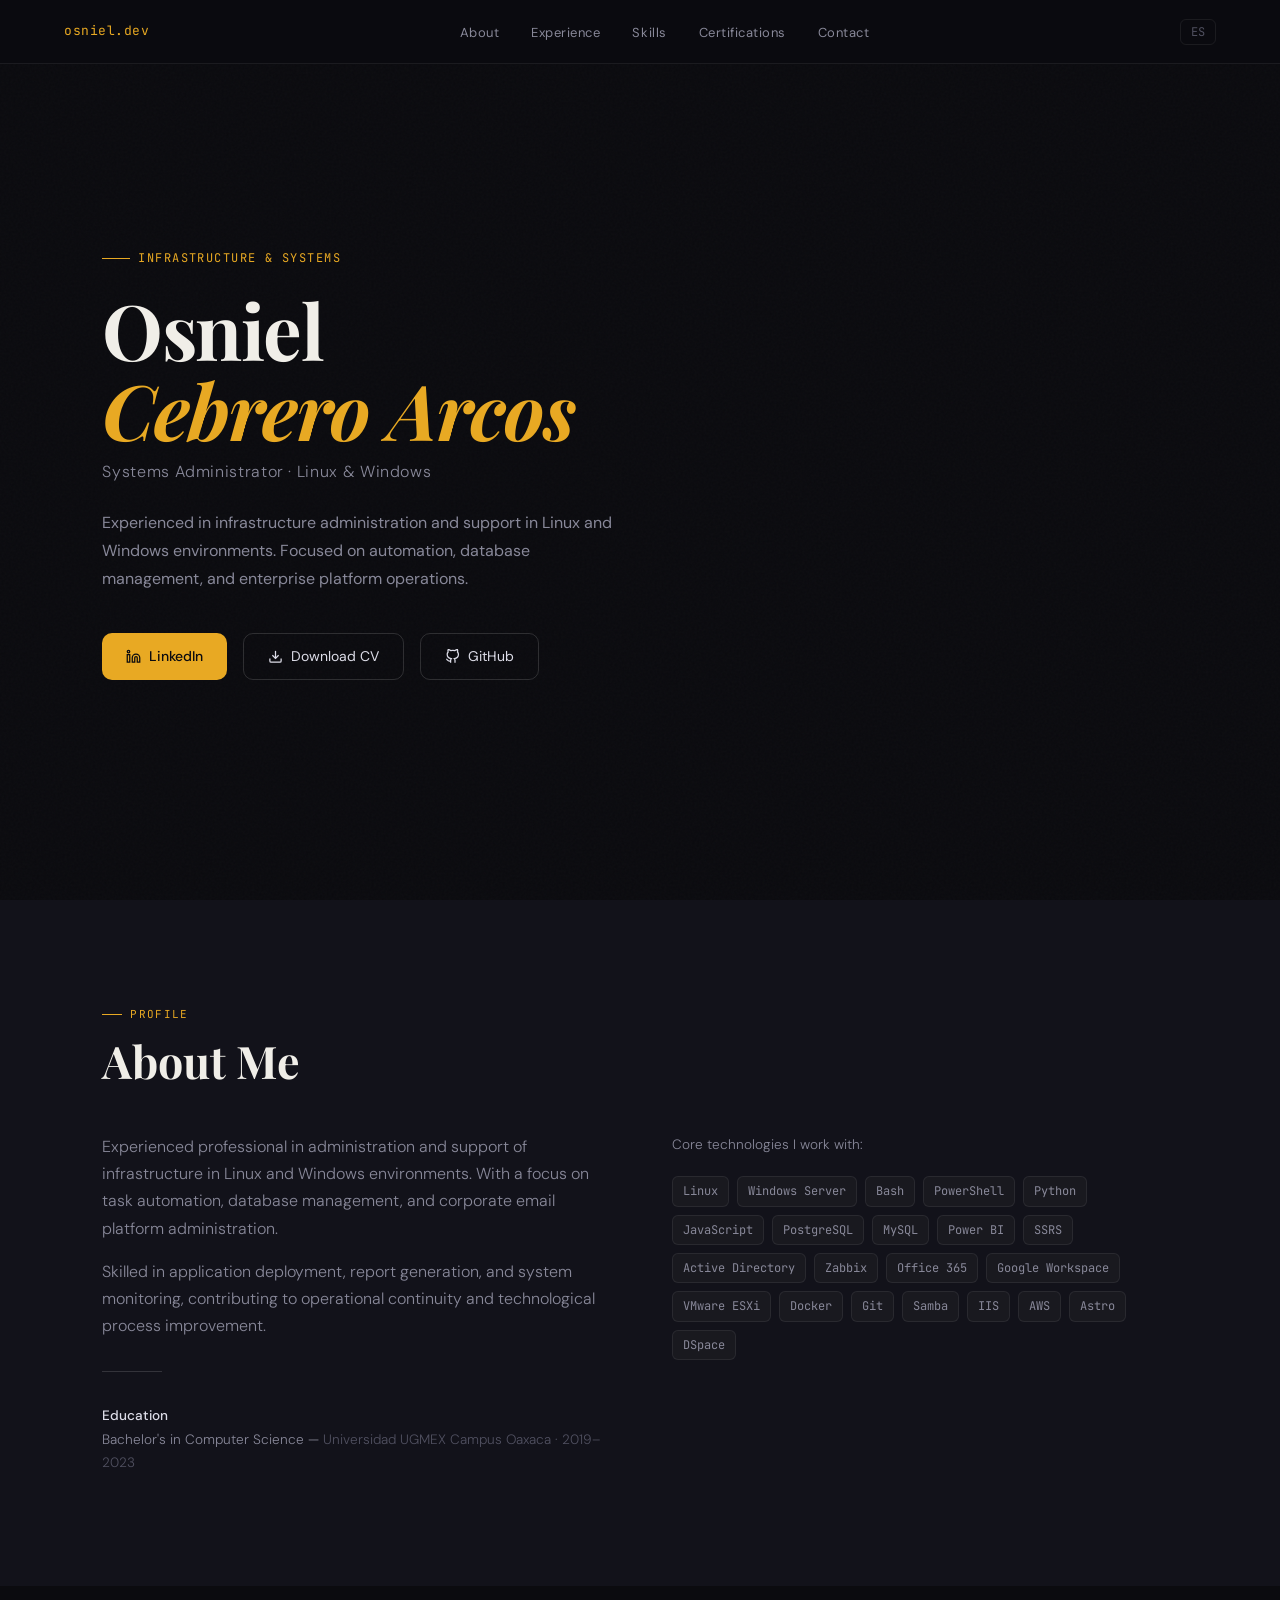
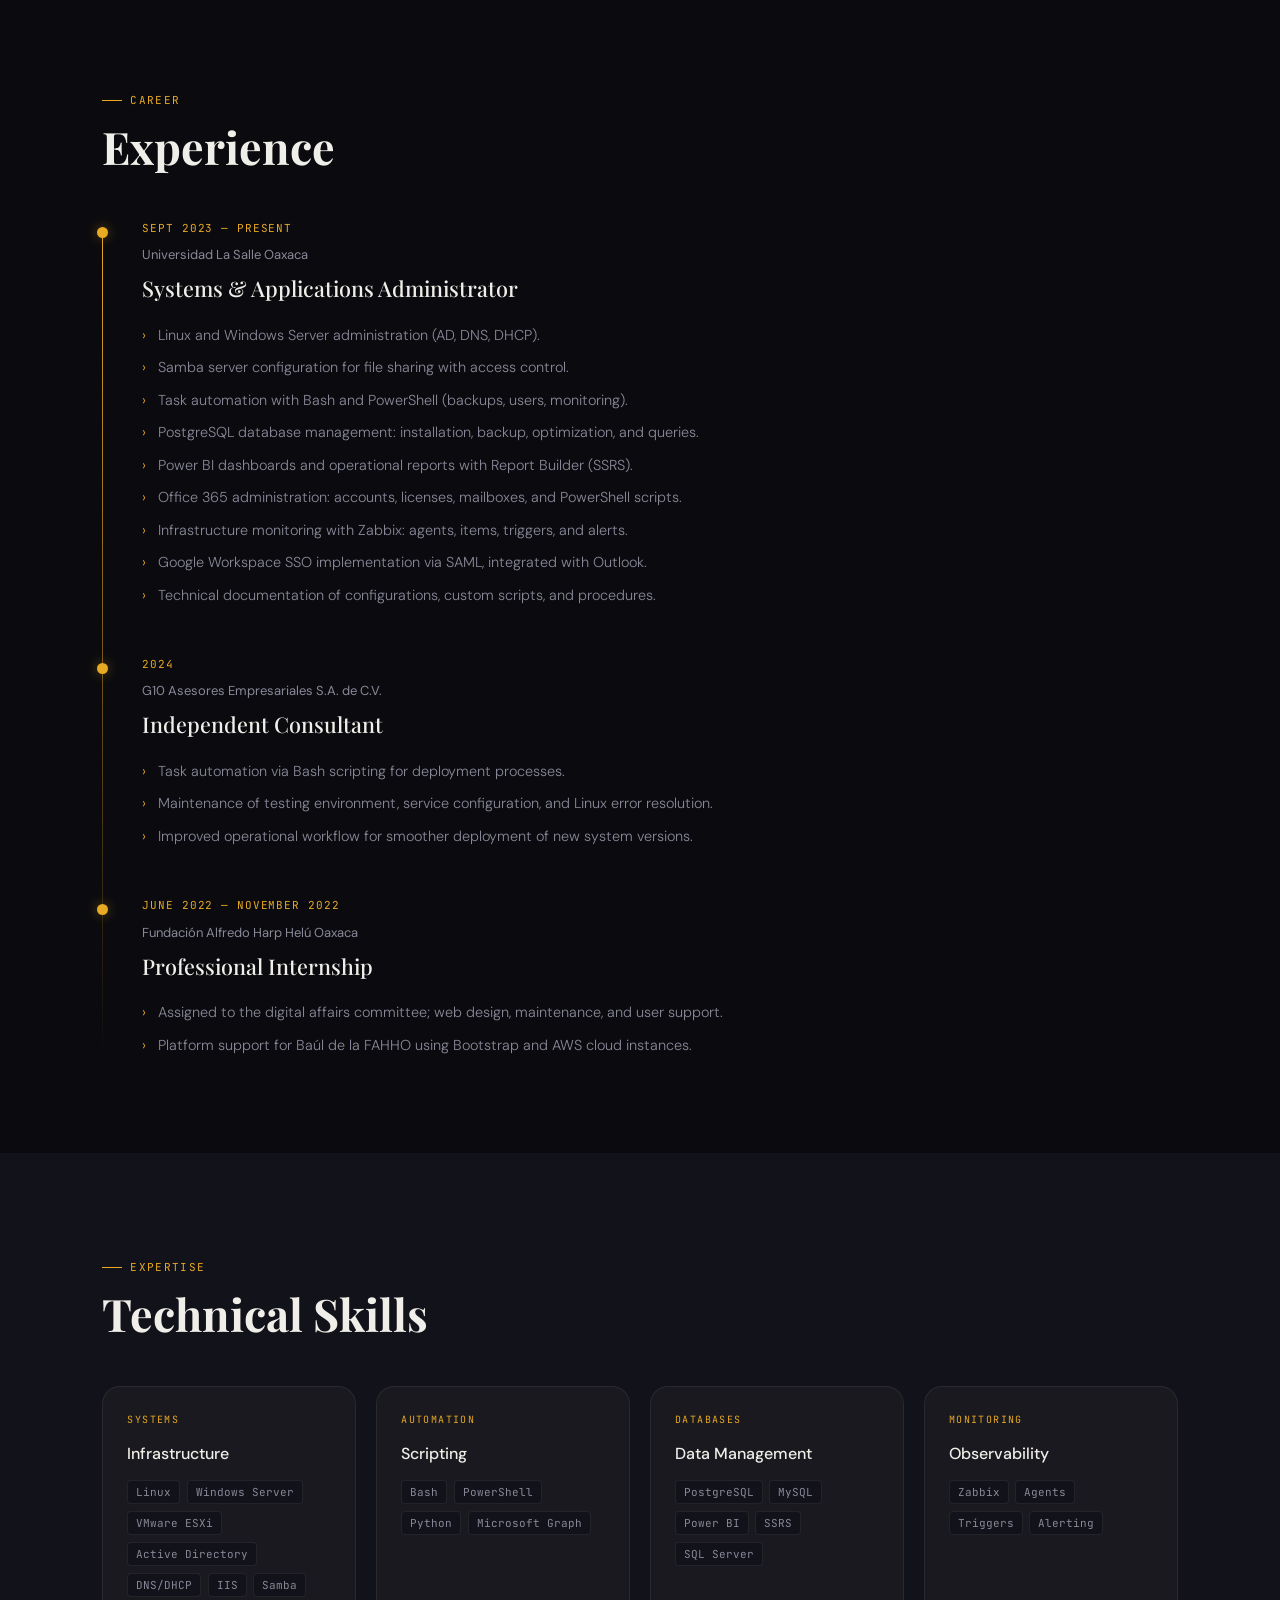
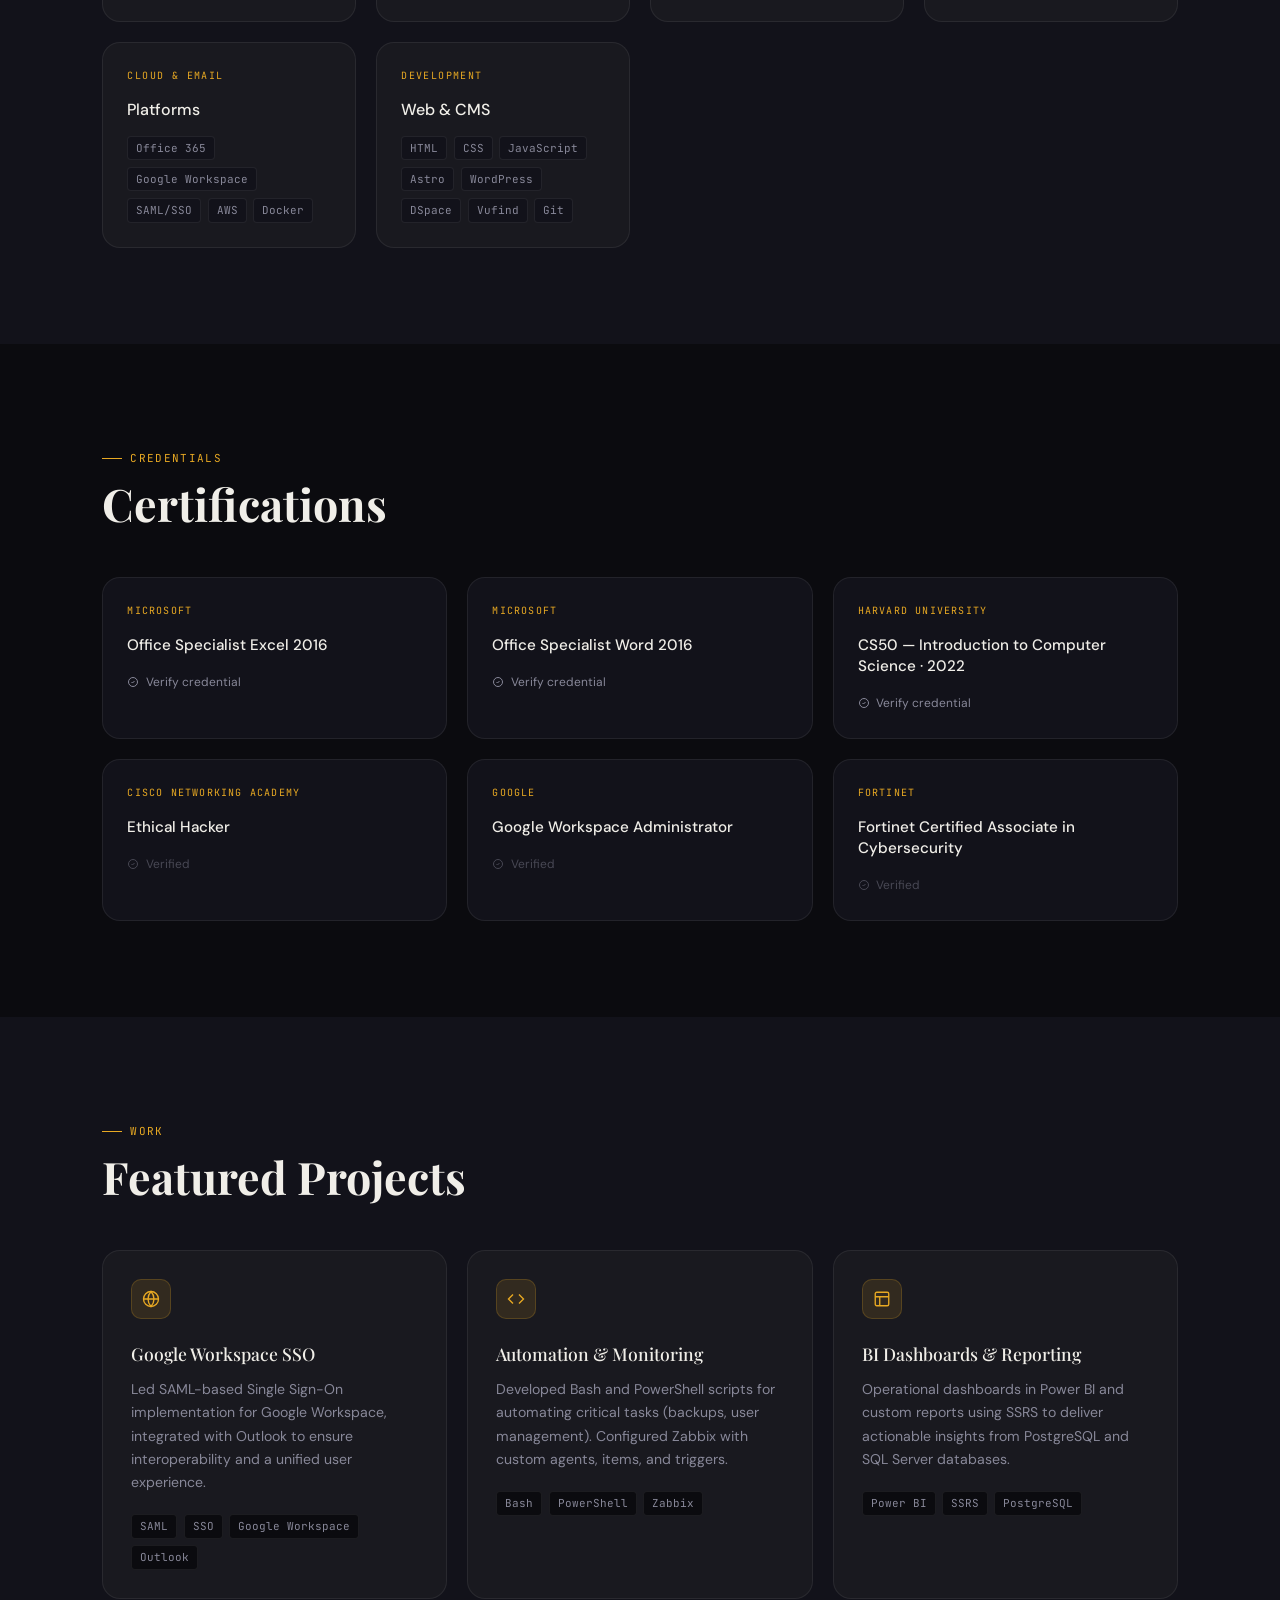
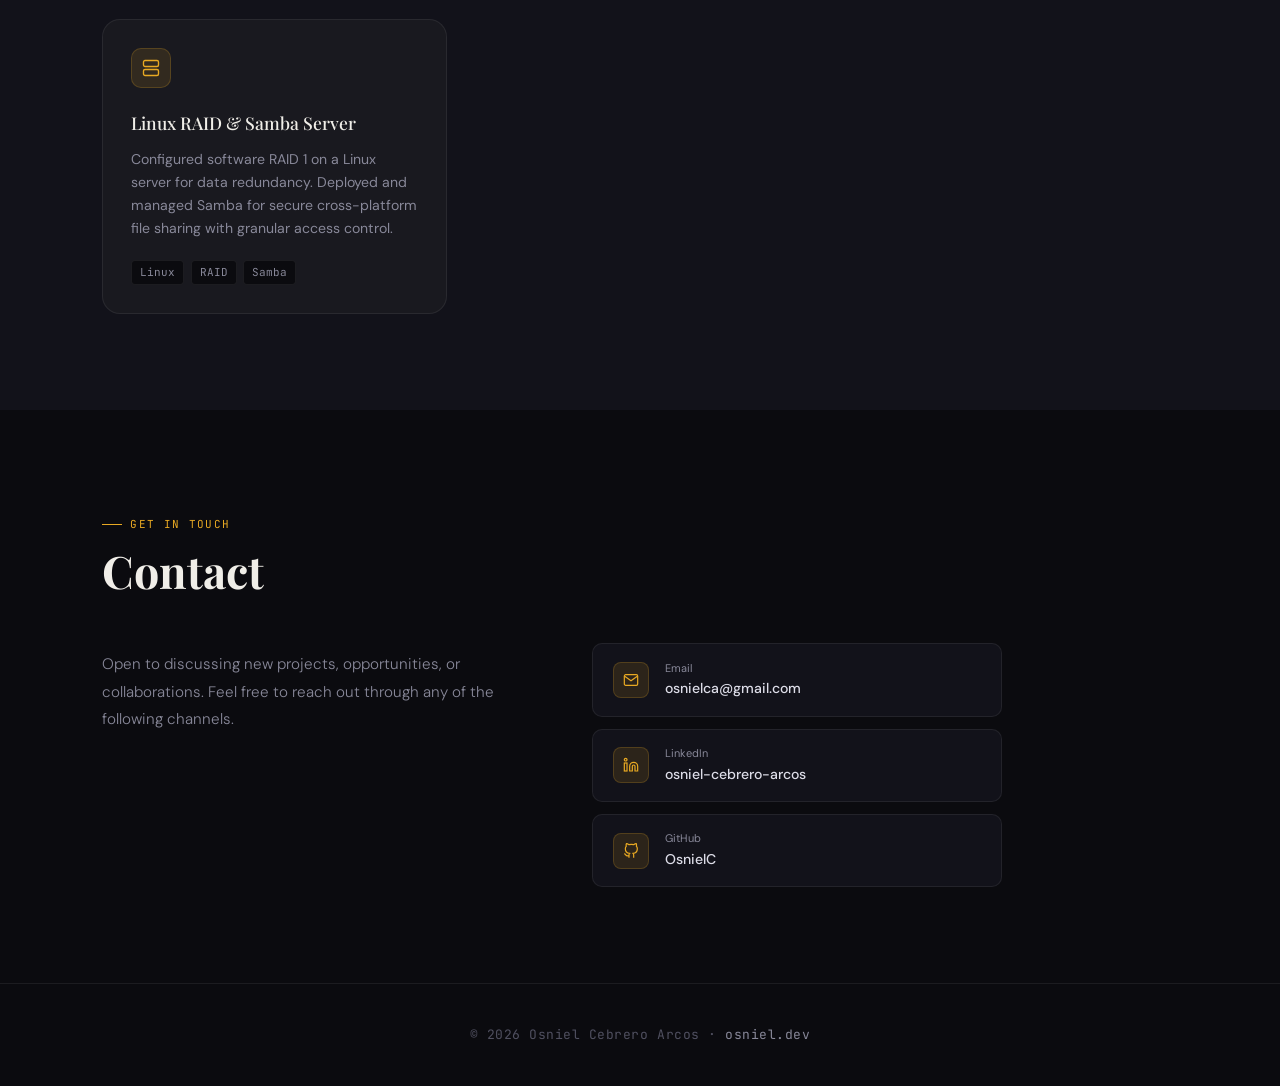
<file: index.html>
<!DOCTYPE html>
<html lang="en">
<head>
  <meta charset="UTF-8" />
  <meta name="viewport" content="width=device-width, initial-scale=1.0" />
  <title>Osniel Cebrero Arcos — Systems & Infrastructure</title>
  <meta name="description" content="Infrastructure professional specializing in Linux & Windows environments, database management, automation, and enterprise systems administration." />

  <link rel="preconnect" href="https://fonts.googleapis.com" />
  <link rel="preconnect" href="https://fonts.gstatic.com" crossorigin />
  <link href="https://fonts.googleapis.com/css2?family=Playfair+Display:ital,wght@0,500;0,700;1,500&family=DM+Sans:wght@300;400;500&family=JetBrains+Mono:wght@400;500&display=swap" rel="stylesheet" />

  <style>
    *, *::before, *::after { box-sizing: border-box; margin: 0; padding: 0; }

    :root {
      --bg:       #0B0B0F;
      --bg2:      #12121A;
      --bg3:      #19191F;
      --border:   rgba(255,255,255,0.07);
      --border-h: rgba(255,255,255,0.14);
      --gold:     #E8A923;
      --gold-dim: rgba(232,169,35,0.12);
      --gold-glow:rgba(232,169,35,0.06);
      --text:     #DDDDE8;
      --text2:    #888899;
      --text3:    #505060;
      --ff-head:  'Playfair Display', Georgia, serif;
      --ff-body:  'DM Sans', system-ui, sans-serif;
      --ff-mono:  'JetBrains Mono', monospace;
      --radius:   10px;
      --radius-lg:18px;
      --t:        cubic-bezier(.16,1,.3,1);
    }

    html { scroll-behavior: smooth; }

    body {
      background: var(--bg);
      color: var(--text);
      font-family: var(--ff-body);
      font-size: 16px;
      line-height: 1.7;
      overflow-x: hidden;
    }

    /* NOISE OVERLAY */
    body::before {
      content: '';
      position: fixed;
      inset: 0;
      background-image: url("data:image/svg+xml,%3Csvg viewBox='0 0 512 512' xmlns='http://www.w3.org/2000/svg'%3E%3Cfilter id='n'%3E%3CfeTurbulence type='fractalNoise' baseFrequency='0.75' numOctaves='4' stitchTiles='stitch'/%3E%3C/filter%3E%3Crect width='100%25' height='100%25' filter='url(%23n)' opacity='1'/%3E%3C/svg%3E");
      opacity: 0.025;
      pointer-events: none;
      z-index: 0;
    }

    /* ── NAV ── */
    nav {
      position: fixed;
      top: 0; left: 0; right: 0;
      z-index: 100;
      display: flex;
      align-items: center;
      justify-content: space-between;
      padding: 0 clamp(1.5rem, 5vw, 4rem);
      height: 64px;
      background: rgba(11,11,15,0.8);
      backdrop-filter: blur(20px);
      -webkit-backdrop-filter: blur(20px);
      border-bottom: 1px solid var(--border);
    }

    .nav-logo {
      font-family: var(--ff-mono);
      font-size: 13px;
      color: var(--gold);
      letter-spacing: .04em;
      text-decoration: none;
    }

    .nav-links {
      display: flex;
      gap: 2rem;
      list-style: none;
    }

    .nav-links a {
      font-size: 13px;
      color: var(--text2);
      text-decoration: none;
      letter-spacing: .04em;
      transition: color .2s;
    }

    .nav-links a:hover { color: var(--text); }

    .nav-lang {
      font-family: var(--ff-mono);
      font-size: 12px;
      color: var(--text3);
      background: none;
      border: 1px solid var(--border);
      border-radius: 6px;
      padding: 4px 10px;
      cursor: pointer;
      transition: all .2s;
    }
    .nav-lang:hover { border-color: var(--gold); color: var(--gold); }

    /* ── HERO ── */
    #hero {
      min-height: 100vh;
      display: flex;
      align-items: center;
      padding: 80px clamp(1.5rem, 8vw, 7rem) 60px;
      position: relative;
    }

.hero-grid {
      display: flex;
      flex-direction: column;
      width: 100%;
      max-width: 800px;
    }

    .hero-eyebrow {
      display: inline-flex;
      align-items: center;
      gap: .5rem;
      font-family: var(--ff-mono);
      font-size: 12px;
      color: var(--gold);
      letter-spacing: .12em;
      text-transform: uppercase;
      margin-bottom: 1.25rem;
    }

    .hero-eyebrow::before {
      content: '';
      display: block;
      width: 28px;
      height: 1px;
      background: var(--gold);
    }

    h1.name {
      font-family: var(--ff-head);
      font-size: clamp(2.8rem, 6vw, 5rem);
      font-weight: 700;
      line-height: 1.05;
      letter-spacing: -.02em;
      color: #F0EEE8;
      margin-bottom: .5rem;
    }

    h1.name em {
      font-style: italic;
      color: var(--gold);
    }

    .hero-role {
      font-size: 1rem;
      color: var(--text2);
      font-weight: 300;
      letter-spacing: .04em;
      margin-bottom: 1.5rem;
    }

    .hero-desc {
      font-size: 1rem;
      color: var(--text2);
      max-width: 520px;
      line-height: 1.75;
      margin-bottom: 2.5rem;
    }

    .hero-actions {
      display: flex;
      gap: 1rem;
      flex-wrap: wrap;
    }

    .btn-primary {
      display: inline-flex;
      align-items: center;
      gap: .5rem;
      background: var(--gold);
      color: #0B0B0F;
      font-family: var(--ff-body);
      font-size: 14px;
      font-weight: 500;
      text-decoration: none;
      padding: .65rem 1.5rem;
      border-radius: var(--radius);
      border: none;
      cursor: pointer;
      transition: opacity .2s, transform .2s;
    }
    .btn-primary:hover { opacity: .88; transform: translateY(-1px); }

    .btn-outline {
      display: inline-flex;
      align-items: center;
      gap: .5rem;
      background: transparent;
      color: var(--text);
      font-family: var(--ff-body);
      font-size: 14px;
      text-decoration: none;
      padding: .65rem 1.5rem;
      border-radius: var(--radius);
      border: 1px solid var(--border-h);
      transition: border-color .2s, transform .2s;
    }
    .btn-outline:hover { border-color: var(--gold); transform: translateY(-1px); }

    .hero-avatar-wrapper {
  width: 220px;
  height: 220px;
  border-radius: 50%;
  border: 3px solid var(--border);
  box-shadow: 0 0 60px rgba(232,169,35,0.1);
  flex-shrink: 0;
  overflow: hidden; /* Esto es clave para que el zoom no se salga del círculo */
}

.hero-avatar {
  width: 100%;
  height: 100%;
  object-fit: cover;
  /* Hacemos un zoom de 2.2x y enfocamos el acercamiento hacia tu rostro */
  transform: scale(2.2);
  transform-origin: center 25%;
}

    .hero-bg-ring {
      position: absolute;
      right: 5vw;
      top: 50%;
      transform: translateY(-50%);
      width: 400px;
      height: 400px;
      border-radius: 50%;
      border: 1px solid var(--border);
      pointer-events: none;
    }
    .hero-bg-ring::before {
      content: '';
      position: absolute;
      inset: 30px;
      border-radius: 50%;
      border: 1px solid var(--border);
    }

    /* ── SECTION COMMON ── */
    section {
      padding: 6rem clamp(1.5rem, 8vw, 7rem);
      position: relative;
    }

    .section-tag {
      display: inline-flex;
      align-items: center;
      gap: .5rem;
      font-family: var(--ff-mono);
      font-size: 11px;
      color: var(--gold);
      letter-spacing: .12em;
      text-transform: uppercase;
      margin-bottom: .75rem;
    }
    .section-tag::before {
      content: '';
      width: 20px;
      height: 1px;
      background: var(--gold);
    }

    .section-title {
      font-family: var(--ff-head);
      font-size: clamp(2rem, 3.5vw, 2.8rem);
      font-weight: 700;
      color: #F0EEE8;
      line-height: 1.1;
      margin-bottom: 3rem;
    }

    /* ── ABOUT ── */
    #about { background: var(--bg2); }

    .about-grid {
      display: grid;
      grid-template-columns: 1fr 1fr;
      gap: 4rem;
      align-items: start;
    }

    .about-text p {
      color: var(--text2);
      font-weight: 300;
      margin-bottom: 1rem;
    }

    .tech-grid {
      display: flex;
      flex-wrap: wrap;
      gap: .5rem;
    }

    .tech-tag {
      display: inline-block;
      font-family: var(--ff-mono);
      font-size: 12px;
      color: var(--text2);
      background: var(--bg3);
      border: 1px solid var(--border);
      border-radius: 6px;
      padding: 4px 10px;
      transition: border-color .2s, color .2s;
    }
    .tech-tag:hover { border-color: var(--gold); color: var(--gold); }

    /* ── EXPERIENCE ── */
    #experience { background: var(--bg); }

    .timeline {
      position: relative;
      max-width: 760px;
    }

    .timeline::before {
      content: '';
      position: absolute;
      left: 0;
      top: 8px;
      bottom: 0;
      width: 1px;
      background: linear-gradient(to bottom, var(--gold), transparent);
    }

    .tl-item {
      padding-left: 2.5rem;
      padding-bottom: 3rem;
      position: relative;
    }

    .tl-item:last-child { padding-bottom: 0; }

    .tl-dot {
      position: absolute;
      left: -5px;
      top: 8px;
      width: 11px;
      height: 11px;
      border-radius: 50%;
      background: var(--gold);
      box-shadow: 0 0 12px rgba(232,169,35,.4);
    }

    .tl-date {
      font-family: var(--ff-mono);
      font-size: 11px;
      color: var(--gold);
      letter-spacing: .08em;
      text-transform: uppercase;
      margin-bottom: .4rem;
    }

    .tl-company {
      font-size: 13px;
      color: var(--text2);
      margin-bottom: .25rem;
    }

    .tl-role {
      font-family: var(--ff-head);
      font-size: 1.35rem;
      font-weight: 500;
      color: #F0EEE8;
      margin-bottom: 1rem;
    }

    .tl-list {
      list-style: none;
      display: flex;
      flex-direction: column;
      gap: .5rem;
    }

    .tl-list li {
      font-size: .9rem;
      color: var(--text2);
      font-weight: 300;
      padding-left: 1rem;
      position: relative;
    }

    .tl-list li::before {
      content: '›';
      position: absolute;
      left: 0;
      color: var(--gold);
    }

    /* ── SKILLS ── */
    #skills { background: var(--bg2); }

    .skills-grid {
      display: grid;
      grid-template-columns: repeat(auto-fill, minmax(220px, 1fr));
      gap: 1.25rem;
    }

    .skill-card {
      background: var(--bg3);
      border: 1px solid var(--border);
      border-radius: var(--radius-lg);
      padding: 1.5rem;
      transition: border-color .3s, transform .3s var(--t);
    }

    .skill-card:hover {
      border-color: var(--border-h);
      transform: translateY(-3px);
    }

    .skill-cat {
      font-family: var(--ff-mono);
      font-size: 10px;
      letter-spacing: .14em;
      text-transform: uppercase;
      color: var(--gold);
      margin-bottom: .75rem;
    }

    .skill-card h4 {
      font-size: 1rem;
      font-weight: 500;
      color: #F0EEE8;
      margin-bottom: .75rem;
    }

    .skill-items {
      display: flex;
      flex-wrap: wrap;
      gap: .4rem;
    }

    .skill-items span {
      font-size: 11px;
      font-family: var(--ff-mono);
      color: var(--text2);
      background: var(--bg2);
      border: 1px solid var(--border);
      border-radius: 4px;
      padding: 2px 8px;
    }

    /* ── CERTIFICATIONS ── */
    #certifications { background: var(--bg); }

    .cert-grid {
      display: grid;
      grid-template-columns: repeat(auto-fill, minmax(280px, 1fr));
      gap: 1.25rem;
    }

    .cert-card {
      background: var(--bg2);
      border: 1px solid var(--border);
      border-radius: var(--radius-lg);
      padding: 1.5rem;
      display: flex;
      flex-direction: column;
      gap: 1rem;
      transition: border-color .3s, transform .3s var(--t);
    }
    .cert-card:hover {
      border-color: var(--gold-dim);
      transform: translateY(-3px);
    }
    .cert-card a { text-decoration: none; display: flex; flex-direction: column; gap: 1rem; }

    .cert-issuer {
      font-family: var(--ff-mono);
      font-size: 10px;
      letter-spacing: .12em;
      color: var(--gold);
      text-transform: uppercase;
    }

    .cert-name {
      font-size: .95rem;
      font-weight: 500;
      color: #F0EEE8;
      line-height: 1.4;
    }

    .cert-verify {
      display: inline-flex;
      align-items: center;
      gap: .4rem;
      font-size: 12px;
      color: var(--text2);
      margin-top: auto;
      transition: color .2s;
    }
    .cert-card:hover .cert-verify { color: var(--gold); }
    .cert-verify svg { width: 12px; height: 12px; }

    /* no-link cert */
    .cert-card.no-link { cursor: default; }
    .cert-card.no-link:hover { border-color: var(--border-h); transform: none; }

    /* ── PROJECTS ── */
    #projects { background: var(--bg2); }

    .projects-grid {
      display: grid;
      grid-template-columns: repeat(auto-fill, minmax(300px, 1fr));
      gap: 1.25rem;
    }

    .proj-card {
      background: var(--bg3);
      border: 1px solid var(--border);
      border-radius: var(--radius-lg);
      padding: 1.75rem;
      transition: border-color .3s, transform .3s var(--t);
    }
    .proj-card:hover { border-color: var(--border-h); transform: translateY(-3px); }

    .proj-icon {
      width: 40px;
      height: 40px;
      background: var(--gold-dim);
      border: 1px solid rgba(232,169,35,.2);
      border-radius: 10px;
      display: flex;
      align-items: center;
      justify-content: center;
      margin-bottom: 1.25rem;
      color: var(--gold);
      font-size: 18px;
    }

    .proj-title {
      font-family: var(--ff-head);
      font-size: 1.1rem;
      font-weight: 500;
      color: #F0EEE8;
      margin-bottom: .6rem;
    }

    .proj-desc {
      font-size: .88rem;
      color: var(--text2);
      line-height: 1.65;
      margin-bottom: 1.25rem;
    }

    .proj-tags {
      display: flex;
      flex-wrap: wrap;
      gap: .4rem;
    }

    .proj-tag {
      font-size: 11px;
      font-family: var(--ff-mono);
      color: var(--text2);
      background: var(--bg);
      border: 1px solid var(--border);
      border-radius: 4px;
      padding: 2px 8px;
    }

    /* ── CONTACT ── */
    #contact { background: var(--bg); }

    .contact-inner {
      display: grid;
      grid-template-columns: 1fr 1fr;
      gap: 5rem;
      align-items: start;
      max-width: 900px;
    }

    .contact-desc {
      font-size: .95rem;
      color: var(--text2);
      font-weight: 300;
      margin-top: .5rem;
      line-height: 1.8;
    }

    .contact-links {
      display: flex;
      flex-direction: column;
      gap: .75rem;
    }

    .contact-link {
      display: flex;
      align-items: center;
      gap: 1rem;
      padding: .9rem 1.25rem;
      background: var(--bg2);
      border: 1px solid var(--border);
      border-radius: var(--radius);
      text-decoration: none;
      color: var(--text);
      font-size: .9rem;
      transition: border-color .2s, transform .2s;
    }
    .contact-link:hover { border-color: var(--gold); transform: translateX(4px); }

    .contact-link-icon {
      width: 36px;
      height: 36px;
      border-radius: 8px;
      background: var(--gold-dim);
      border: 1px solid rgba(232,169,35,.2);
      display: flex;
      align-items: center;
      justify-content: center;
      flex-shrink: 0;
    }
    .contact-link-icon svg { width: 16px; height: 16px; color: var(--gold); }

    .contact-link-label { font-size: 11px; color: var(--text2); }
    .contact-link-value { font-size: .88rem; font-weight: 500; }

    /* ── FOOTER ── */
    footer {
      text-align: center;
      padding: 2.5rem 2rem;
      border-top: 1px solid var(--border);
      font-size: 13px;
      color: var(--text3);
      font-family: var(--ff-mono);
      letter-spacing: .04em;
    }

    footer a { color: var(--text2); text-decoration: none; }
    footer a:hover { color: var(--gold); }

    /* ── SCROLL REVEAL ── */
    .reveal {
      opacity: 0;
      transform: translateY(24px);
      transition: opacity .7s var(--t), transform .7s var(--t);
    }
    .reveal.visible {
      opacity: 1;
      transform: none;
    }
    .reveal-delay-1 { transition-delay: .1s; }
    .reveal-delay-2 { transition-delay: .2s; }
    .reveal-delay-3 { transition-delay: .3s; }
    .reveal-delay-4 { transition-delay: .4s; }

    /* ── DIVIDER ── */
    .divider {
      width: 60px;
      height: 1px;
      background: var(--border-h);
      margin: 2rem 0;
    }

    /* ── RESPONSIVE ── */
    @media (max-width: 768px) {
      .hero-grid { grid-template-columns: 1fr; }
      .hero-avatar { display: none; }
      .hero-bg-ring { display: none; }
      .about-grid { grid-template-columns: 1fr; gap: 2.5rem; }
      .contact-inner { grid-template-columns: 1fr; gap: 2.5rem; }
      .nav-links { display: none; }
    }
  </style>
</head>

<body>

  <!-- ── NAV ── -->
  <nav>
    <a class="nav-logo" href="#hero">osniel.dev</a>
    <ul class="nav-links">
      <li><a href="#about" data-en="About" data-es="Sobre mí">About</a></li>
      <li><a href="#experience" data-en="Experience" data-es="Experiencia">Experience</a></li>
      <li><a href="#skills" data-en="Skills" data-es="Habilidades">Skills</a></li>
      <li><a href="#certifications" data-en="Certifications" data-es="Certificaciones">Certifications</a></li>
      <li><a href="#contact" data-en="Contact" data-es="Contacto">Contact</a></li>
    </ul>
    <button class="nav-lang" id="langBtn" onclick="toggleLang()">ES</button>
  </nav>

<!-- ── HERO ── -->
  <section id="hero">
    <div class="hero-grid">
      <div>
        <div class="hero-eyebrow">
          <span data-en="Infrastructure & Systems" data-es="Infraestructura & Sistemas">Infrastructure & Systems</span>
        </div>
        <h1 class="name">Osniel<br /><em>Cebrero Arcos</em></h1>
        <p class="hero-role" data-en="Systems Administrator · Linux & Windows · Oaxaca, México" data-es="Administrador de Sistemas · Linux & Windows · Oaxaca, México">
          Systems Administrator · Linux & Windows
        </p>
        <p class="hero-desc" data-en="Experienced in infrastructure administration and support in Linux and Windows environments. Focused on automation, database management, and enterprise platform operations." data-es="Profesional con experiencia en administración y soporte de infraestructura en entornos Linux y Windows. Con enfoque en automatización, gestión de bases de datos y plataformas empresariales.">
          Experienced in infrastructure administration and support in Linux and Windows environments. Focused on automation, database management, and enterprise platform operations.
        </p>
        <div class="hero-actions">
          <a class="btn-primary" href="https://www.linkedin.com/in/osniel-cebrero-arcos/" target="_blank" rel="noopener">
            <svg width="15" height="15" fill="none" viewBox="0 0 24 24" stroke="currentColor" stroke-width="2"><path d="M16 8a6 6 0 0 1 6 6v7h-4v-7a2 2 0 0 0-2-2 2 2 0 0 0-2 2v7h-4v-7a6 6 0 0 1 6-6z"/><rect x="2" y="9" width="4" height="12"/><circle cx="4" cy="4" r="2"/></svg>
            LinkedIn
          </a>
          <a class="btn-outline" href="Osniel Cebrero Arcos.pdf" target="_blank">
            <svg width="15" height="15" fill="none" viewBox="0 0 24 24" stroke="currentColor" stroke-width="2"><path d="M21 15v4a2 2 0 0 1-2 2H5a2 2 0 0 1-2-2v-4"/><polyline points="7 10 12 15 17 10"/><line x1="12" y1="15" x2="12" y2="3"/></svg>
            <span data-en="Download CV" data-es="Descargar CV">Download CV</span>
          </a>
          <a class="btn-outline" href="https://github.com/OsnielC" target="_blank" rel="noopener">
            <svg width="15" height="15" fill="none" viewBox="0 0 24 24" stroke="currentColor" stroke-width="2"><path d="M9 19c-5 1.5-5-2.5-7-3m14 6v-3.87a3.37 3.37 0 0 0-.94-2.61c3.14-.35 6.44-1.54 6.44-7A5.44 5.44 0 0 0 20 4.77 5.07 5.07 0 0 0 19.91 1S18.73.65 16 2.48a13.38 13.38 0 0 0-7 0C6.27.65 5.09 1 5.09 1A5.07 5.07 0 0 0 5 4.77a5.44 5.44 0 0 0-1.5 3.78c0 5.42 3.3 6.61 6.44 7A3.37 3.37 0 0 0 9 18.13V22"/></svg>
            GitHub
          </a>
        </div>
      </div>
    </div>
  </section>
  <!-- ── ABOUT ── -->
  <section id="about">
    <div class="section-tag">
      <span data-en="Profile" data-es="Perfil">Profile</span>
    </div>
    <h2 class="section-title" data-en="About Me" data-es="Sobre Mí">About Me</h2>
    <div class="about-grid">
      <div class="about-text reveal">
        <p data-en="Experienced professional in administration and support of infrastructure in Linux and Windows environments. With a focus on task automation, database management, and corporate email platform administration." data-es="Profesional con experiencia en administración y soporte de infraestructura en entornos Linux y Windows. Con enfoque en la automatización de tareas, gestión de bases de datos y administración de plataformas de correo corporativo.">
          Experienced professional in administration and support of infrastructure in Linux and Windows environments. With a focus on task automation, database management, and corporate email platform administration.
        </p>
        <p data-en="Skilled in application deployment, report generation, and system monitoring, contributing to operational continuity and technological process improvement." data-es="Habilidades en despliegue de aplicaciones, generación de reportes y monitoreo de sistemas, contribuyendo a la continuidad operativa y la mejora de procesos tecnológicos.">
          Skilled in application deployment, report generation, and system monitoring, contributing to operational continuity and technological process improvement.
        </p>
        <div class="divider"></div>
        <p style="font-size:.85rem; color:var(--text2);">
          <strong style="color:var(--text); font-weight:500;" data-en="Education" data-es="Educación">Education</strong><br/>
          <span data-en="Bachelor's in Computer Science" data-es="Licenciatura en Informática">Bachelor's in Computer Science</span> —
          <span style="color:var(--text3);">Universidad UGMEX Campus Oaxaca · 2019–2023</span>
        </p>
      </div>
      <div class="reveal reveal-delay-2">
        <p style="font-size:.85rem; color:var(--text2); margin-bottom:1.25rem; font-weight:300;" data-en="Core technologies I work with:" data-es="Tecnologías principales con las que trabajo:">Core technologies I work with:</p>
        <div class="tech-grid">
          <span class="tech-tag">Linux</span><span class="tech-tag">Windows Server</span>
          <span class="tech-tag">Bash</span><span class="tech-tag">PowerShell</span>
          <span class="tech-tag">Python</span><span class="tech-tag">JavaScript</span>
          <span class="tech-tag">PostgreSQL</span><span class="tech-tag">MySQL</span>
          <span class="tech-tag">Power BI</span><span class="tech-tag">SSRS</span>
          <span class="tech-tag">Active Directory</span><span class="tech-tag">Zabbix</span>
          <span class="tech-tag">Office 365</span><span class="tech-tag">Google Workspace</span>
          <span class="tech-tag">VMware ESXi</span><span class="tech-tag">Docker</span>
          <span class="tech-tag">Git</span><span class="tech-tag">Samba</span>
          <span class="tech-tag">IIS</span><span class="tech-tag">AWS</span>
          <span class="tech-tag">Astro</span><span class="tech-tag">DSpace</span>
        </div>
      </div>
    </div>
  </section>

  <!-- ── EXPERIENCE ── -->
  <section id="experience">
    <div class="section-tag">
      <span data-en="Career" data-es="Carrera">Career</span>
    </div>
    <h2 class="section-title" data-en="Experience" data-es="Experiencia">Experience</h2>
    <div class="timeline">
      <div class="tl-item reveal">
        <div class="tl-dot"></div>
        <div class="tl-date" data-en="Sept 2023 — Present" data-es="Sept 2023 — Presente">Sept 2023 — Present</div>
        <div class="tl-company">Universidad La Salle Oaxaca</div>
        <div class="tl-role" data-en="Systems & Applications Administrator" data-es="Responsable de Sistemas y Aplicaciones">Systems & Applications Administrator</div>
        <ul class="tl-list">
          <li data-en="Linux and Windows Server administration (AD, DNS, DHCP)." data-es="Administración de servidores Linux y Windows Server (AD, DNS, DHCP).">Linux and Windows Server administration (AD, DNS, DHCP).</li>
          <li data-en="Samba server configuration for file sharing with access control." data-es="Configuración de servidor Samba para compartición de archivos con control de acceso.">Samba server configuration for file sharing with access control.</li>
          <li data-en="Task automation with Bash and PowerShell (backups, users, monitoring)." data-es="Automatización de tareas con Bash y PowerShell (backups, usuarios, monitoreo).">Task automation with Bash and PowerShell (backups, users, monitoring).</li>
          <li data-en="PostgreSQL database management: installation, backup, optimization, and queries." data-es="Gestión de bases de datos PostgreSQL: instalación, respaldo, optimización y consultas.">PostgreSQL database management: installation, backup, optimization, and queries.</li>
          <li data-en="Power BI dashboards and operational reports with Report Builder (SSRS)." data-es="Creación de dashboards en Power BI y reportes operativos con Report Builder (SSRS).">Power BI dashboards and operational reports with Report Builder (SSRS).</li>
          <li data-en="Office 365 administration: accounts, licenses, mailboxes, and PowerShell scripts." data-es="Administración de Office 365: cuentas, licencias, buzones y scripts con PowerShell.">Office 365 administration: accounts, licenses, mailboxes, and PowerShell scripts.</li>
          <li data-en="Infrastructure monitoring with Zabbix: agents, items, triggers, and alerts." data-es="Monitoreo de infraestructura con Zabbix: agentes, ítems, triggers y alertas.">Infrastructure monitoring with Zabbix: agents, items, triggers, and alerts.</li>
          <li data-en="Google Workspace SSO implementation via SAML, integrated with Outlook." data-es="Implementación de Google Workspace con SSO mediante SAML, integrado con Outlook.">Google Workspace SSO implementation via SAML, integrated with Outlook.</li>
          <li data-en="Technical documentation of configurations, custom scripts, and procedures." data-es="Documentación técnica de configuraciones, scripts personalizados y procedimientos.">Technical documentation of configurations, custom scripts, and procedures.</li>
        </ul>
      </div>

      <div class="tl-item reveal reveal-delay-1">
        <div class="tl-dot"></div>
        <div class="tl-date">2024</div>
        <div class="tl-company">G10 Asesores Empresariales S.A. de C.V.</div>
        <div class="tl-role" data-en="Independent Consultant" data-es="Consultor Independiente">Independent Consultant</div>
        <ul class="tl-list">
          <li data-en="Task automation via Bash scripting for deployment processes." data-es="Automatización de tareas mediante scripting en Bash para procesos de despliegue.">Task automation via Bash scripting for deployment processes.</li>
          <li data-en="Maintenance of testing environment, service configuration, and Linux error resolution." data-es="Mantenimiento del ambiente de pruebas, configuración de servicios y resolución de errores en Linux.">Maintenance of testing environment, service configuration, and Linux error resolution.</li>
          <li data-en="Improved operational workflow for smoother deployment of new system versions." data-es="Mejora de flujo operativo para facilitar la implementación de nuevas versiones del sistema.">Improved operational workflow for smoother deployment of new system versions.</li>
        </ul>
      </div>

      <div class="tl-item reveal reveal-delay-2">
        <div class="tl-dot"></div>
        <div class="tl-date" data-en="June 2022 — November 2022" data-es="Junio 2022 — Noviembre 2022">June 2022 — November 2022</div>
        <div class="tl-company">Fundación Alfredo Harp Helú Oaxaca</div>
        <div class="tl-role" data-en="Professional Internship" data-es="Prácticas Profesionales">Professional Internship</div>
        <ul class="tl-list">
          <li data-en="Assigned to the digital affairs committee; web design, maintenance, and user support." data-es="Asignado al comité de asuntos digitales; diseño web, mantenimiento y soporte a usuarios.">Assigned to the digital affairs committee; web design, maintenance, and user support.</li>
          <li data-en="Platform support for Baúl de la FAHHO using Bootstrap and AWS cloud instances." data-es="Soporte de la plataforma Baúl de la FAHHO con Bootstrap e instancias de Amazon Web Services.">Platform support for Baúl de la FAHHO using Bootstrap and AWS cloud instances.</li>
        </ul>
      </div>
    </div>
  </section>

  <!-- ── SKILLS ── -->
  <section id="skills">
    <div class="section-tag">
      <span data-en="Expertise" data-es="Experticia">Expertise</span>
    </div>
    <h2 class="section-title" data-en="Technical Skills" data-es="Habilidades Técnicas">Technical Skills</h2>
    <div class="skills-grid">
      <div class="skill-card reveal">
        <div class="skill-cat" data-en="Systems" data-es="Sistemas">Systems</div>
        <h4>Infrastructure</h4>
        <div class="skill-items">
          <span>Linux</span><span>Windows Server</span><span>VMware ESXi</span><span>Active Directory</span><span>DNS/DHCP</span><span>IIS</span><span>Samba</span>
        </div>
      </div>
      <div class="skill-card reveal reveal-delay-1">
        <div class="skill-cat" data-en="Automation" data-es="Automatización">Automation</div>
        <h4>Scripting</h4>
        <div class="skill-items">
          <span>Bash</span><span>PowerShell</span><span>Python</span><span>Microsoft Graph</span>
        </div>
      </div>
      <div class="skill-card reveal reveal-delay-2">
        <div class="skill-cat" data-en="Databases" data-es="Bases de Datos">Databases</div>
        <h4>Data Management</h4>
        <div class="skill-items">
          <span>PostgreSQL</span><span>MySQL</span><span>Power BI</span><span>SSRS</span><span>SQL Server</span>
        </div>
      </div>
      <div class="skill-card reveal reveal-delay-3">
        <div class="skill-cat" data-en="Monitoring" data-es="Monitoreo">Monitoring</div>
        <h4>Observability</h4>
        <div class="skill-items">
          <span>Zabbix</span><span>Agents</span><span>Triggers</span><span>Alerting</span>
        </div>
      </div>
      <div class="skill-card reveal">
        <div class="skill-cat" data-en="Cloud & Email" data-es="Nube y Correo">Cloud & Email</div>
        <h4>Platforms</h4>
        <div class="skill-items">
          <span>Office 365</span><span>Google Workspace</span><span>SAML/SSO</span><span>AWS</span><span>Docker</span>
        </div>
      </div>
      <div class="skill-card reveal reveal-delay-1">
        <div class="skill-cat" data-en="Development" data-es="Desarrollo">Development</div>
        <h4>Web & CMS</h4>
        <div class="skill-items">
          <span>HTML</span><span>CSS</span><span>JavaScript</span><span>Astro</span><span>WordPress</span><span>DSpace</span><span>Vufind</span><span>Git</span>
        </div>
      </div>
    </div>
  </section>

  <!-- ── CERTIFICATIONS ── -->
  <section id="certifications">
    <div class="section-tag">
      <span data-en="Credentials" data-es="Credenciales">Credentials</span>
    </div>
    <h2 class="section-title" data-en="Certifications" data-es="Certificaciones">Certifications</h2>
    <div class="cert-grid">
      <div class="cert-card reveal">
        <a href="https://www.certiport.com/Portal/Pages/PrintTranscriptInfo.aspx?action=Cert&id=251&cvid=/Cp9caUr8mpqFY7ESusIKg==" target="_blank" rel="noopener">
          <span class="cert-issuer">Microsoft</span>
          <span class="cert-name" data-en="Office Specialist Excel 2016" data-es="Office Specialist Excel 2016">Office Specialist Excel 2016</span>
          <span class="cert-verify">
            <svg fill="none" viewBox="0 0 24 24" stroke="currentColor" stroke-width="2"><path d="M9 12l2 2 4-4m6 2a9 9 0 11-18 0 9 9 0 0118 0z"/></svg>
            <span data-en="Verify credential" data-es="Verificar credencial">Verify credential</span>
          </span>
        </a>
      </div>
      <div class="cert-card reveal reveal-delay-1">
        <a href="https://www.certiport.com/Portal/Pages/PrintTranscriptInfo.aspx?action=Cert&id=250&cvid=4RSqrgCVuCU1jAl/hnhS7w==" target="_blank" rel="noopener">
          <span class="cert-issuer">Microsoft</span>
          <span class="cert-name" data-en="Office Specialist Word 2016" data-es="Office Specialist Word 2016">Office Specialist Word 2016</span>
          <span class="cert-verify">
            <svg fill="none" viewBox="0 0 24 24" stroke="currentColor" stroke-width="2"><path d="M9 12l2 2 4-4m6 2a9 9 0 11-18 0 9 9 0 0118 0z"/></svg>
            <span data-en="Verify credential" data-es="Verificar credencial">Verify credential</span>
          </span>
        </a>
      </div>
      <div class="cert-card reveal reveal-delay-2">
        <a href="https://certificates.cs50.io/526ad805-01e3-499d-aa0f-51e34bc18815.pdf" target="_blank" rel="noopener">
          <span class="cert-issuer">Harvard University</span>
          <span class="cert-name">CS50 — Introduction to Computer Science · 2022</span>
          <span class="cert-verify">
            <svg fill="none" viewBox="0 0 24 24" stroke="currentColor" stroke-width="2"><path d="M9 12l2 2 4-4m6 2a9 9 0 11-18 0 9 9 0 0118 0z"/></svg>
            <span data-en="Verify credential" data-es="Verificar credencial">Verify credential</span>
          </span>
        </a>
      </div>
      <div class="cert-card no-link reveal reveal-delay-3">
        <a href="https://www.credly.com/badges/3bcfb9c6-1f79-471b-bcfd-8a1109534635">
        <span class="cert-issuer">Cisco Networking Academy</span>
        <span class="cert-name">Ethical Hacker</span>
        <span class="cert-verify" style="opacity:.45;">
          <svg fill="none" viewBox="0 0 24 24" stroke="currentColor" stroke-width="2"><path d="M9 12l2 2 4-4m6 2a9 9 0 11-18 0 9 9 0 0118 0z"/></svg>
          <span data-en="Verified" data-es="Verificado">Verified</span>
        </span>
        </a>
      </div>
      <div class="cert-card no-link reveal">
        <a href="https://www.coursera.org/account/accomplishments/professional-cert/certificate/CJ0NRP39U0QH">
        <span class="cert-issuer">Google</span>
        <span class="cert-name" data-en="Google Workspace Administrator" data-es="Google Workspace Administrator">Google Workspace Administrator</span>
        <span class="cert-verify" style="opacity:.45;">
          <svg fill="none" viewBox="0 0 24 24" stroke="currentColor" stroke-width="2"><path d="M9 12l2 2 4-4m6 2a9 9 0 11-18 0 9 9 0 0118 0z"/></svg>
          <span data-en="Verified" data-es="Verificado">Verified</span>
        </span>
        </a>
      </div>
      <div class="cert-card no-link reveal reveal-delay-1">
        <a href="https://training.fortinet.com/pluginfile.php/1/tool_certificate/issues/1776794555/7365612406OC.pdf" target="_blank" rel="noopener">
        <span class="cert-issuer">Fortinet</span>
        <span class="cert-name" data-en="Fortinet Certified Associate in Cybersecurity" data-es="Fortinet Certified Associate en Ciberseguridad">Fortinet Certified Associate in Cybersecurity</span>
        <span class="cert-verify" style="opacity:.45;">
          <svg fill="none" viewBox="0 0 24 24" stroke="currentColor" stroke-width="2"><path d="M9 12l2 2 4-4m6 2a9 9 0 11-18 0 9 9 0 0118 0z"/></svg>
          <span data-en="Verified" data-es="Verificado">Verified</span>
        </span>
        </a>
      </div>
    </div>
  </section>

  <!-- ── PROJECTS ── -->
  <section id="projects">
    <div class="section-tag">
      <span data-en="Work" data-es="Trabajo">Work</span>
    </div>
    <h2 class="section-title" data-en="Featured Projects" data-es="Proyectos Destacados">Featured Projects</h2>
    <div class="projects-grid">
      <div class="proj-card reveal">
        <div class="proj-icon">
          <svg width="18" height="18" fill="none" viewBox="0 0 24 24" stroke="currentColor" stroke-width="1.8"><circle cx="12" cy="12" r="10"/><path d="M2 12h20M12 2a15.3 15.3 0 0 1 4 10 15.3 15.3 0 0 1-4 10 15.3 15.3 0 0 1-4-10 15.3 15.3 0 0 1 4-10z"/></svg>
        </div>
        <div class="proj-title" data-en="Google Workspace SSO" data-es="Google Workspace SSO">Google Workspace SSO</div>
        <div class="proj-desc" data-en="Led SAML-based Single Sign-On implementation for Google Workspace, integrated with Outlook to ensure interoperability and a unified user experience." data-es="Implementación de Single Sign-On basado en SAML para Google Workspace, integrado con Outlook para garantizar interoperabilidad y experiencia unificada.">
          Led SAML-based Single Sign-On implementation for Google Workspace, integrated with Outlook to ensure interoperability and a unified user experience.
        </div>
        <div class="proj-tags">
          <span class="proj-tag">SAML</span><span class="proj-tag">SSO</span><span class="proj-tag">Google Workspace</span><span class="proj-tag">Outlook</span>
        </div>
      </div>
      <div class="proj-card reveal reveal-delay-1">
        <div class="proj-icon">
          <svg width="18" height="18" fill="none" viewBox="0 0 24 24" stroke="currentColor" stroke-width="1.8"><polyline points="16 18 22 12 16 6"/><polyline points="8 6 2 12 8 18"/></svg>
        </div>
        <div class="proj-title" data-en="Automation & Monitoring" data-es="Automatización y Monitoreo">Automation & Monitoring</div>
        <div class="proj-desc" data-en="Developed and deployed Bash and PowerShell scripts for automating critical tasks (backups, user management). Configured Zabbix with custom agents, items, and triggers." data-es="Scripts en Bash y PowerShell para automatizar tareas críticas (backups, usuarios). Configuración de Zabbix con agentes, ítems y triggers personalizados.">
          Developed Bash and PowerShell scripts for automating critical tasks (backups, user management). Configured Zabbix with custom agents, items, and triggers.
        </div>
        <div class="proj-tags">
          <span class="proj-tag">Bash</span><span class="proj-tag">PowerShell</span><span class="proj-tag">Zabbix</span>
        </div>
      </div>
      <div class="proj-card reveal reveal-delay-2">
        <div class="proj-icon">
          <svg width="18" height="18" fill="none" viewBox="0 0 24 24" stroke="currentColor" stroke-width="1.8"><rect x="3" y="3" width="18" height="18" rx="2"/><path d="M3 9h18M9 21V9"/></svg>
        </div>
        <div class="proj-title" data-en="BI Dashboards & Reporting" data-es="Dashboards BI y Reportes">BI Dashboards & Reporting</div>
        <div class="proj-desc" data-en="Operational dashboards in Power BI and custom reports using SSRS to deliver actionable insights from PostgreSQL and SQL Server databases." data-es="Dashboards operativos en Power BI y reportes personalizados con SSRS para información accionable desde PostgreSQL y SQL Server.">
          Operational dashboards in Power BI and custom reports using SSRS to deliver actionable insights from PostgreSQL and SQL Server databases.
        </div>
        <div class="proj-tags">
          <span class="proj-tag">Power BI</span><span class="proj-tag">SSRS</span><span class="proj-tag">PostgreSQL</span>
        </div>
      </div>
      <div class="proj-card reveal reveal-delay-3">
        <div class="proj-icon">
          <svg width="18" height="18" fill="none" viewBox="0 0 24 24" stroke="currentColor" stroke-width="1.8"><rect x="2" y="2" width="20" height="8" rx="2"/><rect x="2" y="14" width="20" height="8" rx="2"/><line x1="6" y1="6" x2="6.01" y2="6"/><line x1="6" y1="18" x2="6.01" y2="18"/></svg>
        </div>
        <div class="proj-title" data-en="Linux RAID & Samba Server" data-es="RAID Linux y Servidor Samba">Linux RAID & Samba Server</div>
        <div class="proj-desc" data-en="Configured software RAID 1 on a Linux server for data redundancy. Deployed and managed a Samba server for secure, cross-platform file sharing with access control." data-es="Configuración de RAID 1 por software en servidor Linux para redundancia de datos. Samba para compartición de archivos multiplataforma con control de acceso.">
          Configured software RAID 1 on a Linux server for data redundancy. Deployed and managed Samba for secure cross-platform file sharing with granular access control.
        </div>
        <div class="proj-tags">
          <span class="proj-tag">Linux</span><span class="proj-tag">RAID</span><span class="proj-tag">Samba</span>
        </div>
      </div>
    </div>
  </section>

  <!-- ── CONTACT ── -->
  <section id="contact">
    <div class="section-tag">
      <span data-en="Get in touch" data-es="Contáctame">Get in touch</span>
    </div>
    <h2 class="section-title" data-en="Contact" data-es="Contacto">Contact</h2>
    <div class="contact-inner">
      <div class="reveal">
        <p class="contact-desc" data-en="Open to discussing new projects, opportunities, or collaborations. Feel free to reach out through any of the following channels." data-es="Abierto a discutir nuevos proyectos, oportunidades o colaboraciones. No dudes en contactarme a través de cualquiera de los siguientes canales.">
          Open to discussing new projects, opportunities, or collaborations. Feel free to reach out through any of the following channels.
        </p>
      </div>
      <div class="contact-links reveal reveal-delay-1">
        <a class="contact-link" href="mailto:osnielca@gmail.com">
          <div class="contact-link-icon">
            <svg fill="none" viewBox="0 0 24 24" stroke="currentColor" stroke-width="1.8"><path d="M4 4h16c1.1 0 2 .9 2 2v12c0 1.1-.9 2-2 2H4c-1.1 0-2-.9-2-2V6c0-1.1.9-2 2-2z"/><polyline points="22,6 12,13 2,6"/></svg>
          </div>
          <div>
            <div class="contact-link-label">Email</div>
            <div class="contact-link-value">osnielca@gmail.com</div>
          </div>
        </a>
        <!--
        <a class="contact-link" href="tel:+527441207246">
          <div class="contact-link-icon">
            <svg fill="none" viewBox="0 0 24 24" stroke="currentColor" stroke-width="1.8"><path d="M22 16.92v3a2 2 0 0 1-2.18 2 19.79 19.79 0 0 1-8.63-3.07A19.5 19.5 0 0 1 4.69 12 19.79 19.79 0 0 1 1.61 3.45 2 2 0 0 1 3.6 1.27h3a2 2 0 0 1 2 1.72c.127.96.361 1.903.7 2.81a2 2 0 0 1-.45 2.11L7.91 8.96a16 16 0 0 0 6.13 6.13l.96-.96a2 2 0 0 1 2.11-.45c.908.339 1.85.573 2.81.7A2 2 0 0 1 22 16.92z"/></svg>
          </div>
          <div>
            <div class="contact-link-label" data-en="Phone" data-es="Teléfono">Phone</div>
            <div class="contact-link-value">+52 (744) 120-7246</div>
          </div>
        </a>
        -->
        <a class="contact-link" href="https://www.linkedin.com/in/osniel-cebrero-arcos/" target="_blank" rel="noopener">
          <div class="contact-link-icon">
            <svg fill="none" viewBox="0 0 24 24" stroke="currentColor" stroke-width="1.8"><path d="M16 8a6 6 0 0 1 6 6v7h-4v-7a2 2 0 0 0-2-2 2 2 0 0 0-2 2v7h-4v-7a6 6 0 0 1 6-6z"/><rect x="2" y="9" width="4" height="12"/><circle cx="4" cy="4" r="2"/></svg>
          </div>
          <div>
            <div class="contact-link-label">LinkedIn</div>
            <div class="contact-link-value">osniel-cebrero-arcos</div>
          </div>
        </a>
        <a class="contact-link" href="https://github.com/OsnielC" target="_blank" rel="noopener">
          <div class="contact-link-icon">
            <svg fill="none" viewBox="0 0 24 24" stroke="currentColor" stroke-width="1.8"><path d="M9 19c-5 1.5-5-2.5-7-3m14 6v-3.87a3.37 3.37 0 0 0-.94-2.61c3.14-.35 6.44-1.54 6.44-7A5.44 5.44 0 0 0 20 4.77 5.07 5.07 0 0 0 19.91 1S18.73.65 16 2.48a13.38 13.38 0 0 0-7 0C6.27.65 5.09 1 5.09 1A5.07 5.07 0 0 0 5 4.77a5.44 5.44 0 0 0-1.5 3.78c0 5.42 3.3 6.61 6.44 7A3.37 3.37 0 0 0 9 18.13V22"/></svg>
          </div>
          <div>
            <div class="contact-link-label">GitHub</div>
            <div class="contact-link-value">OsnielC</div>
          </div>
        </a>
      </div>
    </div>
  </section>

  <!-- ── FOOTER ── -->
  <footer>
    <p>© 2026 Osniel Cebrero Arcos · <a href="#hero">osniel.dev</a></p>
  </footer>

  <!-- ── JS ── -->
  <script>
    // Scroll reveal
    const observer = new IntersectionObserver((entries) => {
      entries.forEach(e => {
        if (e.isIntersecting) {
          e.target.classList.add('visible');
          observer.unobserve(e.target);
        }
      });
    }, { threshold: 0.1, rootMargin: '0px 0px -40px 0px' });

    document.querySelectorAll('.reveal').forEach(el => observer.observe(el));

    // i18n
    let currentLang = 'en';

    function toggleLang() {
      currentLang = currentLang === 'en' ? 'es' : 'en';
      document.getElementById('langBtn').textContent = currentLang === 'en' ? 'ES' : 'EN';
      document.documentElement.lang = currentLang;
      document.querySelectorAll('[data-en]').forEach(el => {
        el.textContent = el.getAttribute('data-' + currentLang);
      });
    }

    // Smooth active nav highlight
    const sections = document.querySelectorAll('section[id]');
    const navLinks = document.querySelectorAll('.nav-links a');

    const navObs = new IntersectionObserver((entries) => {
      entries.forEach(e => {
        if (e.isIntersecting) {
          navLinks.forEach(a => a.style.color = '');
          const active = document.querySelector(`.nav-links a[href="#${e.target.id}"]`);
          if (active) active.style.color = 'var(--gold)';
        }
      });
    }, { threshold: 0.4 });

    sections.forEach(s => navObs.observe(s));
  </script>
</body>
</html>
</file>
